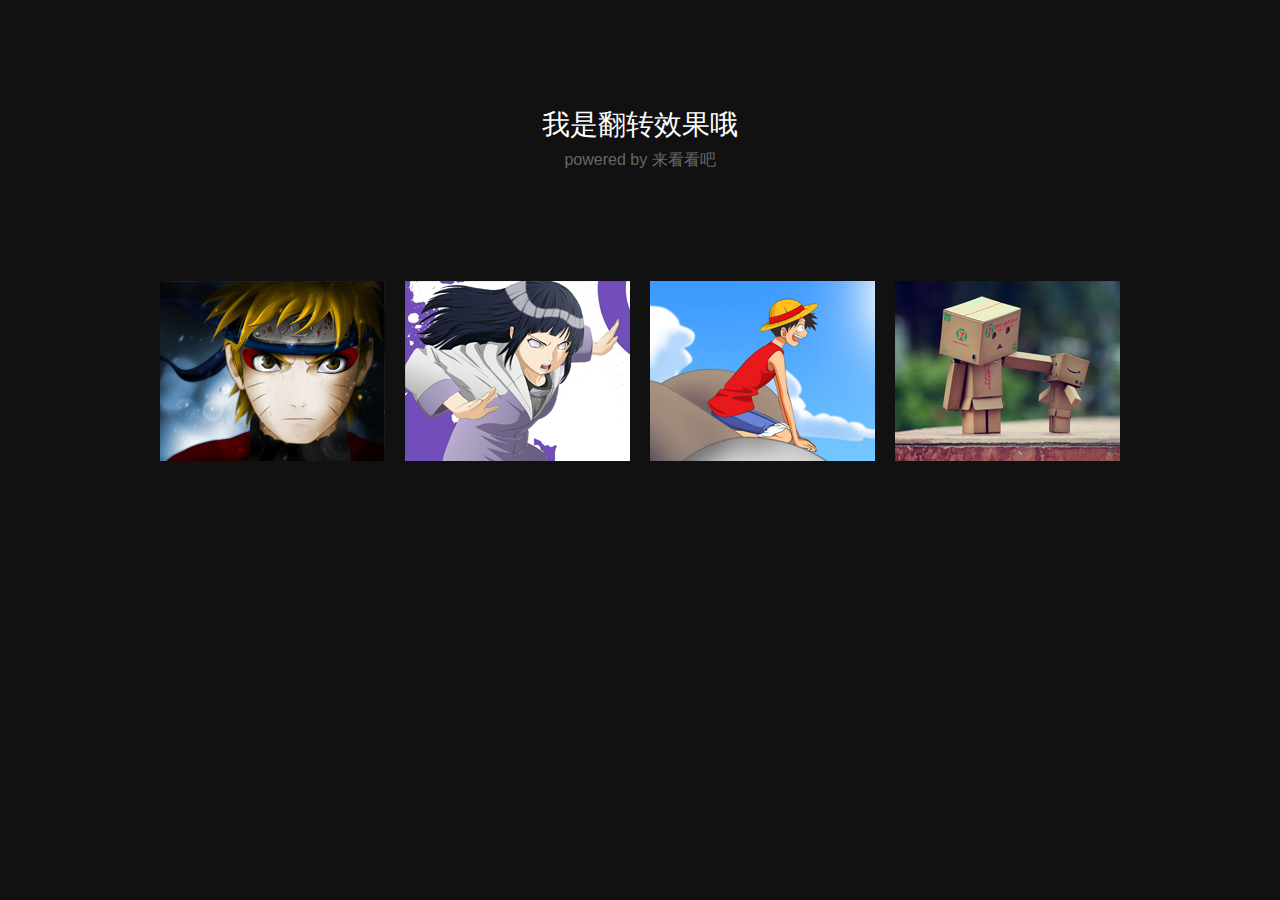
<file: CSS3D/index.html>
<!doctype html>
<html>
    <head>
        <meta charset="utf-8">
        <title>翻转效果</title>
        <link rel="stylesheet" type="text/css" href="style/reset.css">
        <link rel="stylesheet" type="text/css" href="style/tieba.brand.css">
    </head>

    <body>
    	<h1>我是翻转效果哦</h1>
        <h2>powered by <a href="http://blog.wangyanxiang.com" target="_blank">来看看吧</a></h2>
        <div id="content">
        	<ul>
            	<li>
                	<a href="http://blog.wangyanxiang.com" target="_blank">
                    	<div><img alt="" src="images/1.jpg"/></div>
                        <div>
                        	<h3>我是第一张</h3>
                            <p>几天是6.18号，我学会了sourcetree.</p>
                        </div>
                    </a>
                </li>
                <li>
                	<a href="http://blog.wangyanxiang.com" target="_blank">
                    	<div>
                        	<img alt="" src="images/2.jpg"/>
                        </div>
                        <div>
                        	<h3>我是第二张</h3>
                            <p>今天是个好天气</p>
                        </div>
                    </a>
                </li>
                <li>
                	<a href="http://blog.wangyanxiang.com" target="_blank">
                    	<div><img alt="" src="images/3.jpg"/></div>
                        <div>
                        	<h3>我是第三张</h3>
                            <p>我是个大帅比</p>
                        </div>
                    </a>
                </li>
                <li>
                	<a href="http://blog.wangyanxiang.com" target="_blank">
                    	<div>
                        	<img alt="" src="images/4.jpg"/>
                        </div>
                        <div>
                        	<h3>我是第四张</h3>
                            <p>你也是个大帅比</p>
                        </div>
                    </a>
                </li>
            </ul>
        </div>
    </body>
</html>
</file>
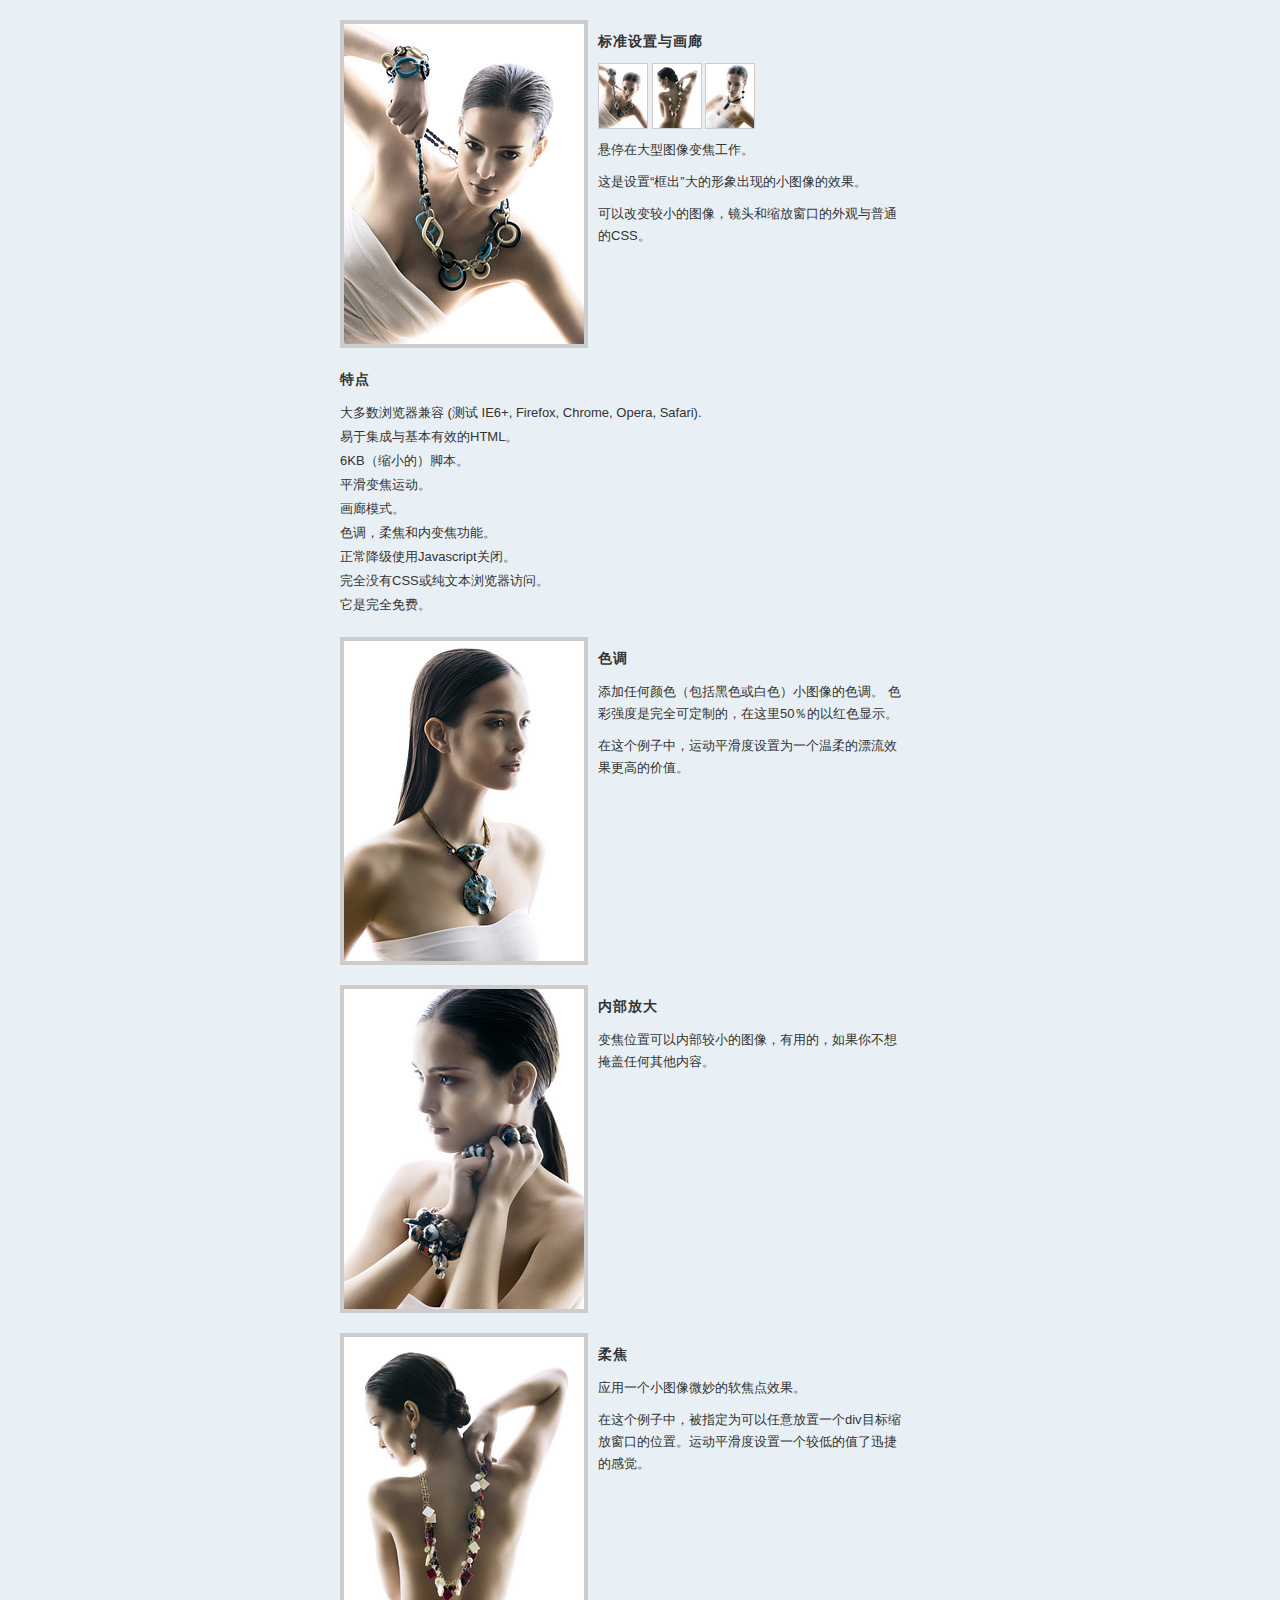
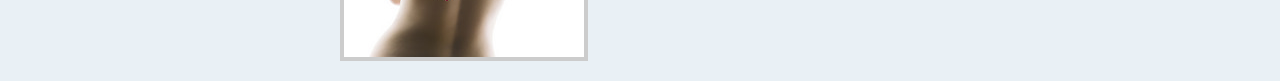
<file: fangdajing/index.html>
<!DOCTYPE html PUBLIC "-//W3C//DTD XHTML 1.0 Transitional//EN" "http://www.w3.org/TR/xhtml1/DTD/xhtml1-transitional.dtd">
<html xmlns="http://www.w3.org/1999/xhtml">
<head>
<meta http-equiv="Content-Type" content="text/html; charset=utf-8" />
<title>jquery图片放大镜插件制作多种图片放大镜效果</title>
<link href="css/lanrenzhijia.css" type="text/css" rel="stylesheet" />
<script type="text/javascript" src="js/jquery.js"></script>
<script type="text/javascript" src="js/cloud-zoom.1.0.2.min.js"></script>
</head>
<body>
<!--演示内容开始-->

<div class="demo">
  <div class="zoom-section">
    <div class="zoom-small-image"> <a href='images/bigimage00.jpg' class = 'cloud-zoom' id='zoom1' rel="adjustX:10, adjustY:-4"><img src="images/smallimage.jpg" alt='' title="Optional title display" /></a></div>
    <div class="zoom-desc">
      <h3>标准设置与画廊</h3>
      <p><a href='images/bigimage00.jpg' class='cloud-zoom-gallery' title='Red' rel="useZoom: 'zoom1', smallImage: 'images/smallimage.jpg' "><img class="zoom-tiny-image" src="images/tinyimage.jpg" alt = "Thumbnail 1"/></a> <a href='images/bigimage01.jpg' class='cloud-zoom-gallery' title='Blue' rel="useZoom: 'zoom1', smallImage: ' images/smallimage-1.jpg'"><img class="zoom-tiny-image" src="images/tinyimage-1.jpg" alt = "Thumbnail 2"/></a> <a href='images/bigimage02.jpg' class='cloud-zoom-gallery' title='Blue' rel="useZoom: 'zoom1', smallImage: 'images/smallimage-2.jpg' "><img class="zoom-tiny-image" src="images/tinyimage-2.jpg" alt = "Thumbnail 3"/></a></p>
      <p>悬停在大型图像变焦工作。</p>
      <p>这是设置“框出”大的形象出现的小图像的效果。</p>
      <p>可以改变较小的图像，镜头和缩放窗口的外观与普通的CSS。</p>
    </div>
  </div>
  <!--zoom-section end-->
  <h3 style="clear:both;">特点</h3>
  <ul class="tickul">
    <li>大多数浏览器兼容 (测试 IE6+, Firefox, Chrome, Opera, Safari).</li>
    <li>易于集成与基本有效的HTML。</li>
    <li>6KB（缩小的）脚本。</li>
    <li>平滑变焦运动。</li>
    <li>画廊模式。</li>
    <li>色调，柔焦和内变焦功能。</li>
    <li>正常降级使用Javascript关闭。</li>
    <li>完全没有CSS或纯文本浏览器访问。</li>
    <li>它是完全免费。</li>
  </ul>
  <div class="zoom-section">
    <div class="zoom-small-image"> <a href='images/bigimage03.jpg' class='cloud-zoom' rel="tint:'#ff0000',tintOpacity:0.5,smoothMove:5,zoomWidth:480,adjustY:-4,adjustX:10"><img src="images/smallimage-3.jpg" title="Optional Title Text" alt='' /></a> </div>
    <div class="zoom-desc">
      <h3>色调</h3>
      <p>添加任何颜色（包括黑色或白色）小图像的色调。 色彩强度是完全可定制的，在这里50％的以红色显示。</p>
      <p>在这个例子中，运动平滑度设置为一个温柔的漂流效果更高的价值。</p>
    </div>
  </div>
  <!--zoom-section end-->
  <div class="zoom-section">
    <div class="zoom-small-image"> <a href='images/bigimage04.jpg' class='cloud-zoom' rel="position:'inside',showTitle:false,adjustX:-4,adjustY:-4"><img src="images/smallimage-4.jpg" title="Your caption here" alt=''/></a> </div>
    <div class="zoom-desc">
      <h3>内部放大</h3>
      <p>变焦位置可以内部较小的图像，有用的，如果你不想掩盖任何其他内容。</p>
    </div>
  </div>
  <!--zoom-section end-->
  <div class="zoom-section">
    <div class="zoom-small-image"> <a href='images/bigimage01.jpg' class='cloud-zoom' title="Your caption here" rel="softFocus: true, position:'anypos', smoothMove:2"><img src="images/smallimage-1.jpg" alt='' /></a> </div>
    <div class="zoom-desc" style="position:relative">
      <div id="anypos" style="position:absolute;top:-128px; left: 128px;width:356px;height:256px;"></div>
      <h3>柔焦</h3>
      <p>应用一个小图像微妙的软焦点效果。</p>
      <p>在这个例子中，被指定为可以任意放置一个div目标缩放窗口的位置。运动平滑度设置一个较低的值了迅捷的感觉。</p>
    </div>
  </div>
  <!--zoom-section end-->
</div>
</body>
</html>
</file>
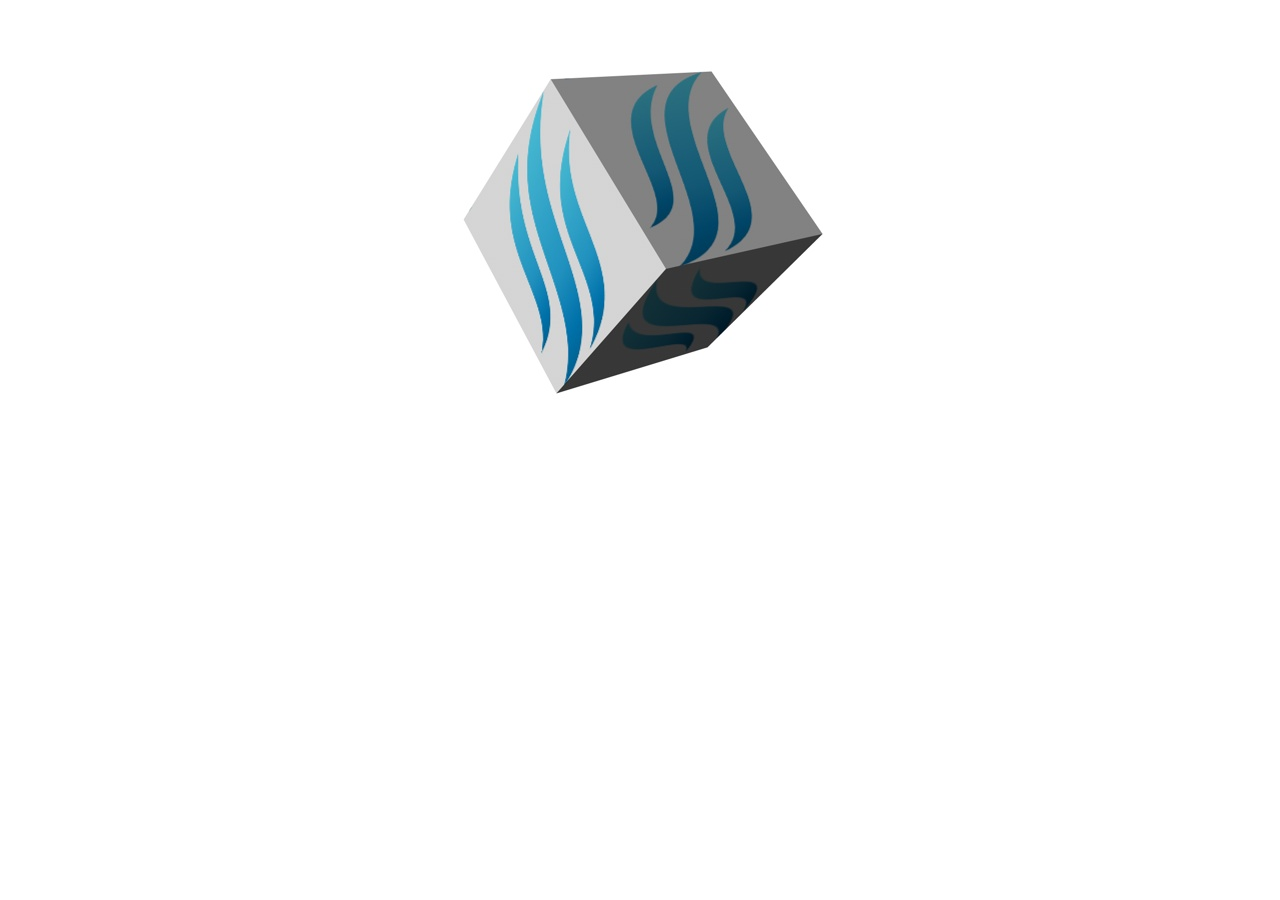
<file: jQuery3dliti/index.html>
<!DOCTYPE html PUBLIC "-//W3C//DTD XHTML 1.0 Transitional//EN" "http://www.w3.org/TR/xhtml1/DTD/xhtml1-transitional.dtd">
<html xmlns="http://www.w3.org/1999/xhtml">
<head>
<meta http-equiv="Content-Type" content="text/html; charset=utf-8" />
<title>jquery实现360度立方体3D旋转效果</title>
        <script type="text/javascript" src="js/jquery-1.4.4.min.js" ></script>
        <script type="text/javascript" src="js/lanrenzhijia.js" ></script>
         <script type="text/javascript">
            $(function() {
                $('#product').j360();
            });
        </script>
</head>
<body>
 <center>
            <div id="product" style="width: 640px; height: 480px; overflow: hidden;">
                <img src="images/01.jpg" />
                <img src="images/02.jpg" />
                <img src="images/03.jpg" />
                <img src="images/04.jpg" />
                <img src="images/05.jpg" />
                <img src="images/06.jpg" />
                <img src="images/07.jpg" />
                <img src="images/08.jpg" />
                <img src="images/09.jpg" />
                <img src="images/10.jpg" />
                <img src="images/11.jpg" />
                <img src="images/12.jpg" />
                <img src="images/13.jpg" />
                <img src="images/14.jpg" />
                <img src="images/15.jpg" />
                <img src="images/16.jpg" />
                <img src="images/17.jpg" />
                <img src="images/18.jpg" />
                <img src="images/19.jpg" />
                <img src="images/20.jpg" />
                <img src="images/21.jpg" />
                <img src="images/22.jpg" />
                <img src="images/23.jpg" />
                <img src="images/24.jpg" />
                <img src="images/25.jpg" />
                <img src="images/26.jpg" />
                <img src="images/27.jpg" />
                <img src="images/28.jpg" />
                <img src="images/29.jpg" />
                <img src="images/30.jpg" />
                <img src="images/31.jpg" />
                <img src="images/32.jpg" />
                <img src="images/33.jpg" />
                <img src="images/34.jpg" />
                <img src="images/35.jpg" />
                <img src="images/36.jpg" />
            </div>
        </center>
</body>
</html>
</file>
<file: CSS3D/style/tieba.brand.css>
#content ul{
	width:960px;
	padding:60px 0;
	margin:0 auto;
}
#content ul li{
	width:225px;
	height:180px;
	margin-right:20px;
	float:left;
}
#content ul li:last-child{
	margin-right: 0;
}
#content ul li a{
	display:block;
	height:180px;
	/*
	设置元素被查看位置的视图：
	perspective 属性定义 3D 元素距视图的距离，以像素计。该属性允许您改变 3D 元素查看 3D 元素的视图。
	当为元素定义 perspective 属性时，其子元素会获得透视效果，而不是元素本身。
	*/
	-webkit-perspective:500px; 
	-moz-perspective:500px;
	-ms-perspective:500px;
	perspective:500px;
	
	position: relative;
}
#content ul li a > div{
	top:0;
	left:0;
	width:100%;
	height:180px;
	color:#fff;
	
	/*
	指定嵌套元素如何在3D空间中呈现。
	*/
	-webkit-transform-style: preserve-3d;
	-moz-transform-style: preserve-3d;
	-ms-transform-style: preserve-3d;
	
	/*
	隐藏被旋转的 div 元素的背面
	*/
	-webkit-backface-visibility: hidden;
	-moz-backface-visibility: hidden;
	-ms-backface-visibility: hidden;
	
	-webkit-transition:0.8s ease-in-out ;
	-moz-transition:0.8s ease-in-out ;
	-ms-transition:0.8s ease-in-out ;
	
	position:absolute;
}
#content ul li a div:first-child{
	-webkit-transform: rotateY(0);
	-moz-transform: rotateY(0);
	-ms-transform: rotateY(0);
	z-index: 2;
}
#content ul li a:hover div:first-child{
	-webkit-transform: rotateY(-180deg);
	-moz-transform: rotateY(-180deg);
	-ms-transform: rotateY(-180deg);
}
#content ul li a div:last-child{
	-webkit-transform: rotateY(180deg);
	-moz-transform: rotateY(180deg);
	-ms-transform: rotateY(180deg);
	z-index: 1;
	background:url('../images/bg.jpg') no-repeat;
}
#content ul li a:hover div:last-child{
	-webkit-transform: rotateY(0);
	-moz-transform: rotateY(0);
	-ms-transform: rotateY(0);
	z-index: 1;
}
#content ul li a div h3{
	margin:0 auto 15px;
	padding:15px 0;
	width:200px;
	height:16px;
	line-height:16px;
	font-size: 14px;
	text-align: center;
	border-bottom:1px #fff dashed;
}
#content ul li a div p{
	padding:0 10px;
	font-size: 12px;
	text-indent: 2em;
	line-height:18px;
}
</file>
<file: fangdajing/css/lanrenzhijia.css>
@charset "utf-8";
/* reset */
*{margin:0;padding:0;list-style-type:none;}
a{blr:expression(this.onFocus=this.blur())}/*去掉a标签的虚线框，避免出现奇怪的选中区域*/
:focus{outline:0;}
label{cursor:pointer;}
img{vertical-align:middle;}
table{empty-cells:show;border-collapse:collapse;border-spacing:0;}
h1{font-size:16px;}h2,h3,h4{font-size:14px;}h5,h6{font-size:12px;}
abbr,acronym{border:0;font-variant:normal}
address,caption,cite,code,dfn,em,th,var,optgroup{font-style:normal;font-weight:normal}
input,button,textarea,select,optgroup,option{font-family:inherit;font-size:inherit;font-style:inherit;font-weight:inherit}
input,button,textarea,select{*font-size:100%}
a,img{border:0;}
a,a:visited{color:#5e5e5e; text-decoration:none;}
a:hover{color:#4183C4;text-decoration:underline;}
.clear{display:block;overflow:hidden;clear:both;height:0;line-height:0;font-size:0;}
.clearfix:after{content:".";display:block;height:0;clear:both;visibility:hidden;}
.clearfix{display:inline-table;}/* Hides from IE-mac \*/
*html .clearfix{height:1%;}
.clearfix{display:block;}/* End hide from IE-mac */
*+html .clearfix{min-height:1%;}
body{font:12px/180% Arial,Lucida,Verdana,"宋体",Helvetica,sans-serif;color:#333;background:#fff;}
/* shortcut */
.shortcut{position:fixed;top:0;left:0;z-index:9999;width:100%;}
*html,*html body /* 修正IE6振动bug */{background-image:url(about:blank);background-attachment:fixed;}
*html .shortcut{position:absolute;top:expression(eval(document.documentElement.scrollTop));}
.shortcut{height:28px;line-height:28px;font-size:12px;background:#EEEEEE;text-transform:uppercase;box-shadow:1px 0px 2px rgba(0,0,0,0.2);border-bottom:1px solid #DDDDDD;}
.shortcut h1{font-size:14px;font-family:"微软雅黑","宋体";}
.shortcut a,.shortcut h1{padding:0px 10px;letter-spacing:1px;color:#333;text-shadow:0px 1px 1px #fff;display:block;float:left;}
.shortcut a:hover{background:#fff;}
.shortcut span.right{float:right;}
.shortcut span.right a{float:left;display:block;color:#ff6600;font-weight:800;}
.headeline{height:40px;overflow:hidden;}
.adv960x90{width:960px;height:90px;overflow:hidden;border:solid 1px #E6E6E6;margin:0 auto;}

/* 这是下方的鼠标指针的移动镜头平方米。 */
.cloud-zoom-lens {border: 4px solid #888;margin:-4px;background-color:#fff;cursor:move;}
/* 这是标题文本 */
.cloud-zoom-title {font-family:Arial, Helvetica, sans-serif;position:absolute !important;background-color:#000;color:#fff;padding:3px;width:100%;text-align:center;font-weight:bold;font-size:10px;top:0px;}
/* 这是缩放窗口。 */
.cloud-zoom-big {border:4px solid #ccc;overflow:hidden;}
/* 这是加载消息。 */
.cloud-zoom-loading {color:white;background:#222;padding:3px;border:1px solid #000;}


*{margin:0px;padding:0;list-style-type:none;}
body{background:#E9F0F5;font-family:Arial, Helvetica, sans-serif;font-size:13px;margin:0px;padding:0px;}
html{background-color:#E9F0F5;}
img{border:none;}
h3{font-family:Tahoma, Geneva, sans-serif;font-size:14px;color:#333;letter-spacing:1px;margin-top:10px;margin-bottom:10px;}
p{margin-bottom:10px;margin-top:10px;line-height:22px;}
.demo{margin:0 auto;width:600px;}
.tickul li{line-height:24px;}
/* zoom-section */
.zoom-section{clear:both;margin-top:20px;}
*html .zoom-section{display:inline;clear:both;}
.zoom-desc{float:left;margin-left:10px;width:310px;margin-bottom:20px;}
.zoom-small-image{border:4px solid #CCC;float:left;margin-bottom:20px;}
.zoom-tiny-image{border:1px solid #CCC;margin:0px;}
.zoom-tiny-image:hover{border:1px solid #C00;}
</file>
